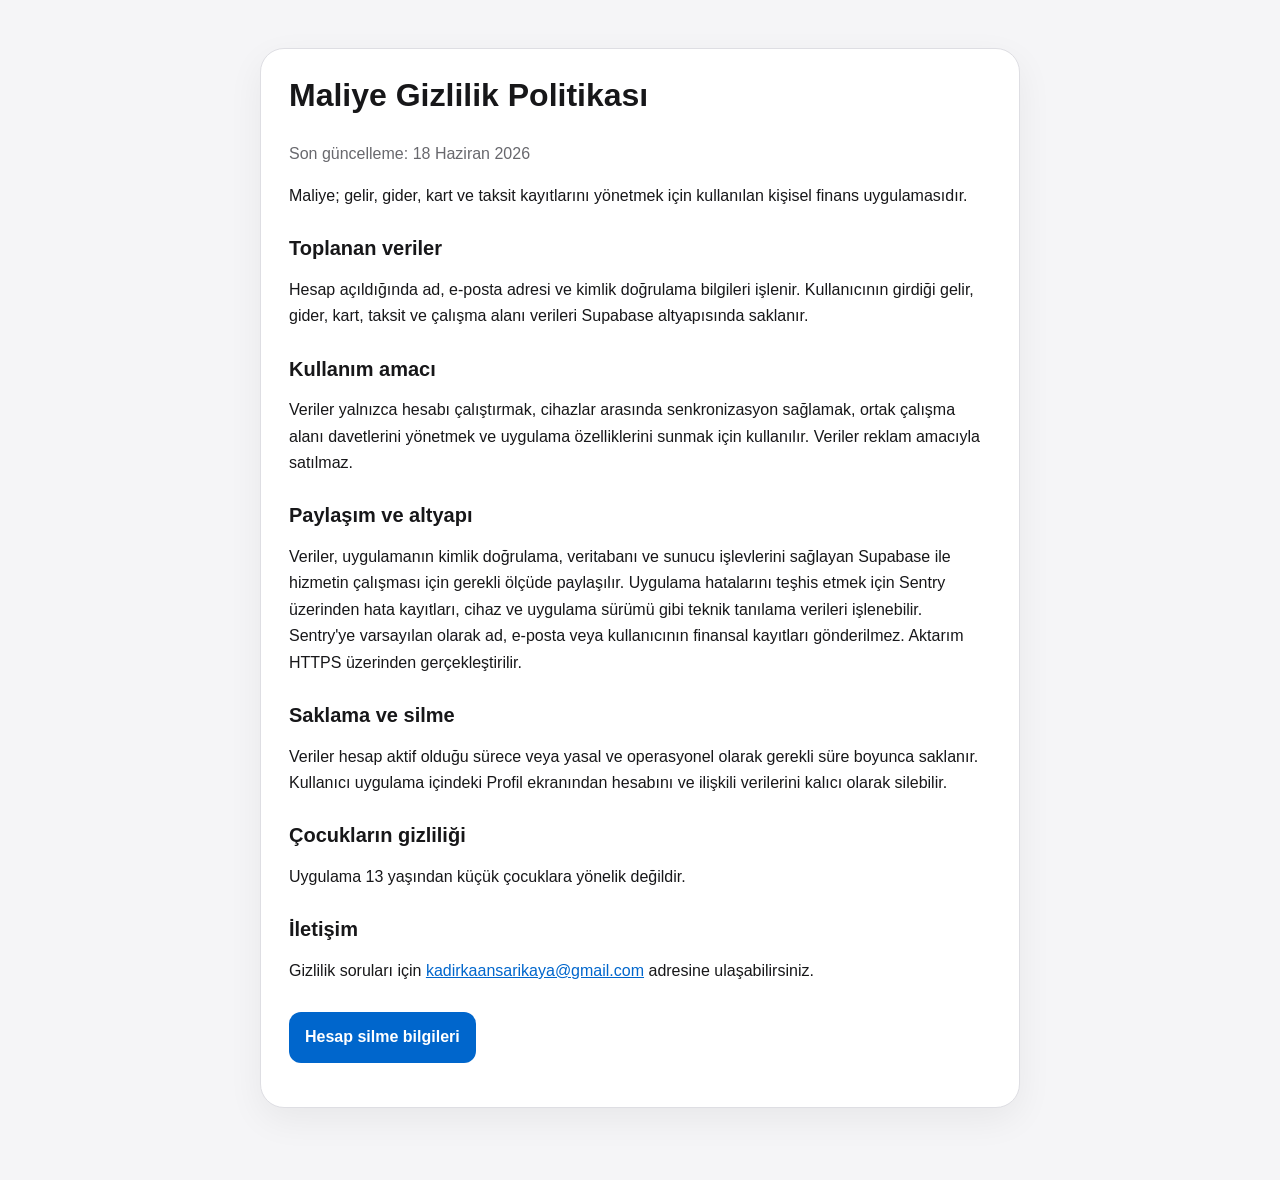
<file: index.html>
<!doctype html>
<html lang="tr">
  <head>
    <meta charset="utf-8">
    <meta http-equiv="refresh" content="0; url=privacy/">
    <title>Maliye</title>
  </head>
  <body>
    <p><a href="privacy/">Maliye Gizlilik Politikası</a></p>
  </body>
</html>
</file>
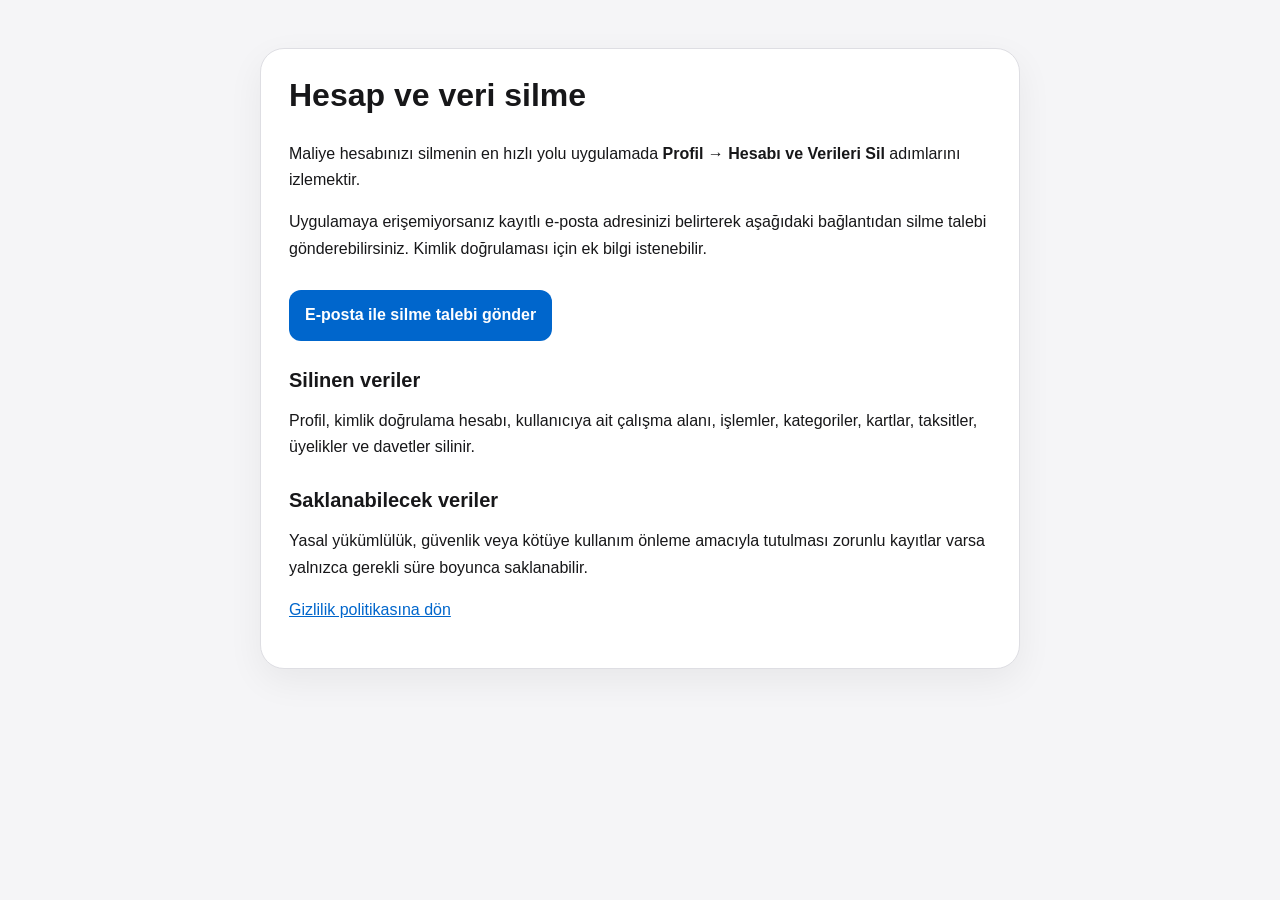
<file: delete-account/index.html>
<!doctype html>
<html lang="tr">
  <head>
    <meta charset="utf-8">
    <meta name="viewport" content="width=device-width, initial-scale=1">
    <title>Maliye Hesap Silme</title>
    <link rel="stylesheet" href="../styles.css">
  </head>
  <body>
    <main>
      <article>
        <h1>Hesap ve veri silme</h1>
        <p>Maliye hesabınızı silmenin en hızlı yolu uygulamada <strong>Profil → Hesabı ve Verileri Sil</strong> adımlarını izlemektir.</p>
        <p>Uygulamaya erişemiyorsanız kayıtlı e-posta adresinizi belirterek aşağıdaki bağlantıdan silme talebi gönderebilirsiniz. Kimlik doğrulaması için ek bilgi istenebilir.</p>
        <p><a class="button" href="mailto:kadirkaansarikaya@gmail.com?subject=Maliye%20hesap%20silme%20talebi&amp;body=Maliye%20hesab%C4%B1m%C4%B1n%20ve%20ili%C5%9Fkili%20verilerimin%20silinmesini%20talep%20ediyorum.%0A%0AHesap%20e-posta%20adresim%3A%20">E-posta ile silme talebi gönder</a></p>

        <h2>Silinen veriler</h2>
        <p>Profil, kimlik doğrulama hesabı, kullanıcıya ait çalışma alanı, işlemler, kategoriler, kartlar, taksitler, üyelikler ve davetler silinir.</p>

        <h2>Saklanabilecek veriler</h2>
        <p>Yasal yükümlülük, güvenlik veya kötüye kullanım önleme amacıyla tutulması zorunlu kayıtlar varsa yalnızca gerekli süre boyunca saklanabilir.</p>
        <p><a href="../privacy/">Gizlilik politikasına dön</a></p>
      </article>
    </main>
  </body>
</html>
</file>
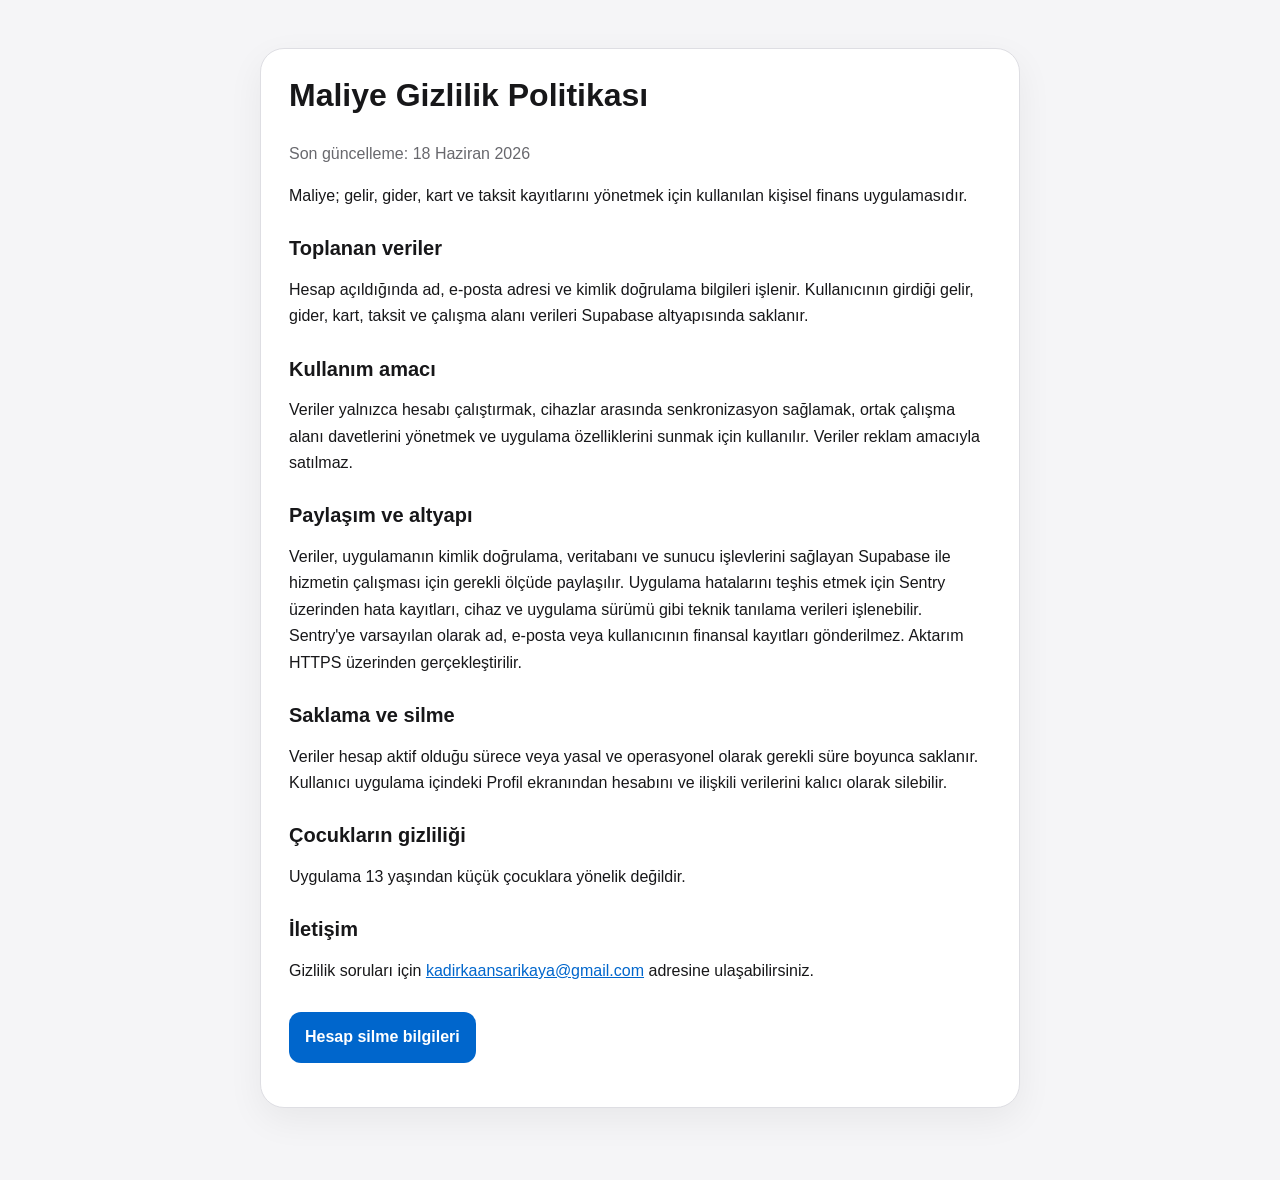
<file: privacy/index.html>
<!doctype html>
<html lang="tr">
  <head>
    <meta charset="utf-8">
    <meta name="viewport" content="width=device-width, initial-scale=1">
    <title>Maliye Gizlilik Politikası</title>
    <link rel="stylesheet" href="../styles.css">
  </head>
  <body>
    <main>
      <article>
        <h1>Maliye Gizlilik Politikası</h1>
        <p class="meta">Son güncelleme: 18 Haziran 2026</p>
        <p>Maliye; gelir, gider, kart ve taksit kayıtlarını yönetmek için kullanılan kişisel finans uygulamasıdır.</p>

        <h2>Toplanan veriler</h2>
        <p>Hesap açıldığında ad, e-posta adresi ve kimlik doğrulama bilgileri işlenir. Kullanıcının girdiği gelir, gider, kart, taksit ve çalışma alanı verileri Supabase altyapısında saklanır.</p>

        <h2>Kullanım amacı</h2>
        <p>Veriler yalnızca hesabı çalıştırmak, cihazlar arasında senkronizasyon sağlamak, ortak çalışma alanı davetlerini yönetmek ve uygulama özelliklerini sunmak için kullanılır. Veriler reklam amacıyla satılmaz.</p>

        <h2>Paylaşım ve altyapı</h2>
        <p>Veriler, uygulamanın kimlik doğrulama, veritabanı ve sunucu işlevlerini sağlayan Supabase ile hizmetin çalışması için gerekli ölçüde paylaşılır. Uygulama hatalarını teşhis etmek için Sentry üzerinden hata kayıtları, cihaz ve uygulama sürümü gibi teknik tanılama verileri işlenebilir. Sentry'ye varsayılan olarak ad, e-posta veya kullanıcının finansal kayıtları gönderilmez. Aktarım HTTPS üzerinden gerçekleştirilir.</p>

        <h2>Saklama ve silme</h2>
        <p>Veriler hesap aktif olduğu sürece veya yasal ve operasyonel olarak gerekli süre boyunca saklanır. Kullanıcı uygulama içindeki Profil ekranından hesabını ve ilişkili verilerini kalıcı olarak silebilir.</p>

        <h2>Çocukların gizliliği</h2>
        <p>Uygulama 13 yaşından küçük çocuklara yönelik değildir.</p>

        <h2>İletişim</h2>
        <p>Gizlilik soruları için <a href="mailto:kadirkaansarikaya@gmail.com">kadirkaansarikaya@gmail.com</a> adresine ulaşabilirsiniz.</p>
        <p><a class="button" href="../delete-account/">Hesap silme bilgileri</a></p>
      </article>
    </main>
  </body>
</html>
</file>
<file: styles.css>
:root {
  color-scheme: light;
  font-family: -apple-system, BlinkMacSystemFont, "Segoe UI", sans-serif;
}

body {
  margin: 0;
  background: #f5f5f7;
  color: #171719;
}

main {
  max-width: 760px;
  margin: 0 auto;
  padding: 48px 22px 72px;
}

article {
  padding: 28px;
  border: 1px solid #dedee3;
  border-radius: 24px;
  background: #fff;
  box-shadow: 0 12px 36px rgba(0, 0, 0, 0.06);
}

h1 {
  margin-top: 0;
  font-size: 32px;
}

h2 {
  margin-top: 28px;
  font-size: 20px;
}

p {
  line-height: 1.65;
}

a {
  color: #0066cc;
}

.meta {
  color: #68686d;
}

.button {
  display: inline-block;
  margin-top: 12px;
  padding: 12px 16px;
  border-radius: 12px;
  background: #0066cc;
  color: #fff;
  font-weight: 700;
  text-decoration: none;
}
</file>
